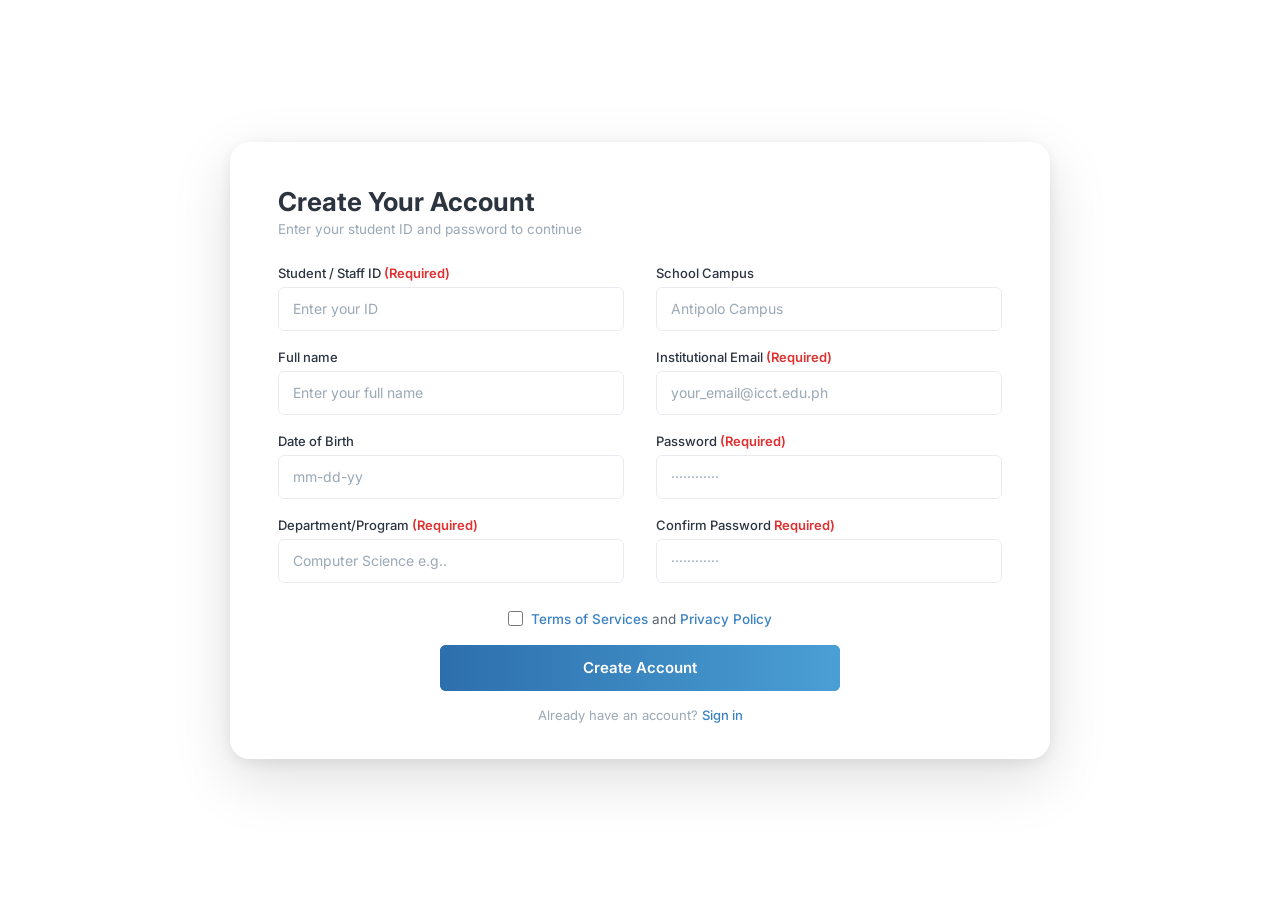
<file: src/assets/register.html>
<!DOCTYPE html>
<html lang="en">
<head>
  <meta charset="UTF-8">
  <meta name="viewport" content="width=device-width, initial-scale=1.0">
  <title>Create Account – ICCT SAIS</title>
  <link href="https://fonts.googleapis.com/css2?family=Inter:wght@300;400;500;600;700&display=swap" rel="stylesheet">
  <link rel="stylesheet" href="register.css">
</head>
<body>
  <div class="page">
    <div class="card">

      <div class="card-header">
        <h1>Create Your Account</h1>
        <p class="subtitle">Enter your student ID and password to continue</p>
      </div>

      <div class="form-grid">

        
        <div class="form-col">

          <div class="form-group">
            <label for="studentId">Student / Staff ID <span class="required">(Required)</span></label>
            <input id="studentId" type="text" placeholder="Enter your ID">
          </div>

          <div class="form-group">
            <label for="fullname">Full name</label>
            <input id="fullname" type="text" placeholder="Enter your full name">
          </div>

          <div class="form-group">
            <label for="dob">Date of Birth</label>
            <input id="dob" type="text" placeholder="mm-dd-yy">
          </div>

          <div class="form-group">
            <label for="department">Department/Program <span class="required">(Required)</span></label>
            <input id="department" type="text" placeholder="Computer Science e.g..">
          </div>

        </div>

     
        <div class="form-col">

          <div class="form-group">
            <label for="campus">School Campus</label>
            <input id="campus" type="text" placeholder="Antipolo Campus">
          </div>

          <div class="form-group">
            <label for="email">Institutional Email <span class="required">(Required)</span></label>
            <input id="email" type="email" placeholder="your_email@icct.edu.ph">
          </div>

          <div class="form-group">
            <label for="password">Password <span class="required">(Required)</span></label>
            <input id="password" type="password" placeholder="············">
          </div>

          <div class="form-group">
            <label for="confirmPassword">Confirm Password <span class="required">Required)</span></label>
            <input id="confirmPassword" type="password" placeholder="············">
          </div>

        </div>

      </div>

      
      <div class="terms-row">
        <input type="checkbox" id="terms">
        <label for="terms">
          <a href="#" class="link">Terms of Services</a> and <a href="#" class="link">Privacy Policy</a>
        </label>
      </div>

      
      <div class="btn-row">
        <a href="home.html" class="btn-create">
        <button class="btn-create" onclick="handleRegister()">Create Account</button>
        </a>
      </div>

      <div class="login-link">
        Already have an account? <a href="index.html" class="link">Sign in</a>
      </div>

    </div>
  </div>

  <script>
    function handleRegister() {
      const id       = document.getElementById('studentId').value.trim();
      const fullname = document.getElementById('fullname').value.trim();
      const email    = document.getElementById('email').value.trim();
      const dept     = document.getElementById('department').value.trim();
      const pw       = document.getElementById('password').value.trim();
      const cpw      = document.getElementById('confirmPassword').value.trim();
      const terms    = document.getElementById('terms').checked;

      if (!id || !email || !dept || !pw || !cpw) {
        alert('Please fill in all required fields.');
        return;
      }
      if (pw !== cpw) {
        alert('Passwords do not match.');
        return;
      }
      if (!terms) {
        alert('Please agree to the Terms of Services and Privacy Policy.');
        return;
      }
      alert('Account created successfully! Welcome, ' + (fullname || id) + '!');
    }
  </script>
</body>
</html>
</file>
<file: src/assets/register.css>
*, *::before, *::after { box-sizing: border-box; margin: 0; padding: 0; }

:root {
  --blue-dark:   #1a3a5c;
  --blue-mid:    #2d6fad;
  --blue-light:  #4a9fd4;
  --accent:      #3b82c4;
  --required:    #e03030;
  --white:       #ffffff;
  --gray-100:    #f5f7fa;
  --gray-200:    #e8ecf0;
  --gray-400:    #9ba8b5;
  --gray-600:    #5a6472;
  --gray-800:    #2c3440;
  --radius-sm:   6px;
  --radius-lg:   20px;
  --shadow-card: 0 20px 60px rgba(0,0,0,0.13), 0 4px 16px rgba(0,0,0,0.08);
}

html, body {
  height: 100%;
  font-family: 'Inter', sans-serif;
}

.page {
  min-height: 100vh;
  display: flex;
  align-items: center;
  justify-content: center;
  padding: 24px;
  background-image: url('https://icct.edu.ph/wp-content/uploads/2018/12/Antipolo.png');
  background-size: cover;
  background-position: center;
  position: relative;
}

.page::before {
  content: '';
  position: absolute;
  inset: 0;
  background: rgba(255,255,255,0.45);
  backdrop-filter: blur(3px);
}

.card {
  position: relative;
  width: 100%;
  max-width: 820px;
  background: rgba(255,255,255,0.92);
  border-radius: var(--radius-lg);
  padding: 44px 48px 36px;
  box-shadow: var(--shadow-card);
}

.card-header {
  margin-bottom: 28px;
}

.card-header h1 {
  font-size: 26px;
  font-weight: 700;
  color: var(--gray-800);
  margin-bottom: 4px;
}

.card-header .subtitle {
  font-size: 13.5px;
  color: var(--gray-400);
}


.form-grid {
  display: grid;
  grid-template-columns: 1fr 1fr;
  gap: 0 32px;
}

.form-col {
  display: flex;
  flex-direction: column;
  gap: 18px;
}


.form-group label {
  display: block;
  font-size: 13px;
  font-weight: 500;
  color: var(--gray-800);
  margin-bottom: 6px;
}

.required {
  color: var(--required);
  font-weight: 600;
}

.form-group input {
  width: 100%;
  height: 44px;
  border: 1.5px solid var(--gray-200);
  border-radius: var(--radius-sm);
  padding: 0 14px;
  font-size: 14px;
  font-family: inherit;
  color: var(--gray-800);
  background: var(--white);
  outline: none;
  transition: border-color 0.2s, box-shadow 0.2s;
}

.form-group input::placeholder { color: var(--gray-400); }

.form-group input:focus {
  border-color: var(--accent);
  box-shadow: 0 0 0 3px rgba(59,130,196,0.12);
}


.terms-row {
  display: flex;
  align-items: center;
  justify-content: center;
  gap: 8px;
  margin-top: 28px;
  margin-bottom: 18px;
}

.terms-row input[type="checkbox"] {
  width: 15px;
  height: 15px;
  accent-color: var(--accent);
  cursor: pointer;
  flex-shrink: 0;
}

.terms-row label {
  font-size: 13.5px;
  color: var(--gray-600);
  cursor: pointer;
}

.link {
  color: var(--accent);
  text-decoration: none;
  font-weight: 500;
}

.link:hover { text-decoration: underline; }


.btn-row {
  display: flex;
  justify-content: center;
}

.btn-create {
  width: 100%;
  max-width: 400px;
  height: 46px;
  background: linear-gradient(90deg, var(--blue-mid) 0%, var(--blue-light) 100%);
  color: var(--white);
  border: none;
  border-radius: var(--radius-sm);
  font-size: 15px;
  font-weight: 600;
  font-family: inherit;
  cursor: pointer;
  transition: opacity 0.2s, transform 0.1s;
  margin-bottom: 16px;
}

.btn-create:hover { opacity: 0.92; }
.btn-create:active { transform: scale(0.99); }

.login-link {
  text-align: center;
  font-size: 13px;
  color: var(--gray-400);
}

@media (max-width: 640px) {
  .form-grid { grid-template-columns: 1fr; }
  .card { padding: 32px 24px; }
  .card-header h1 { font-size: 22px; }
}
</file>
